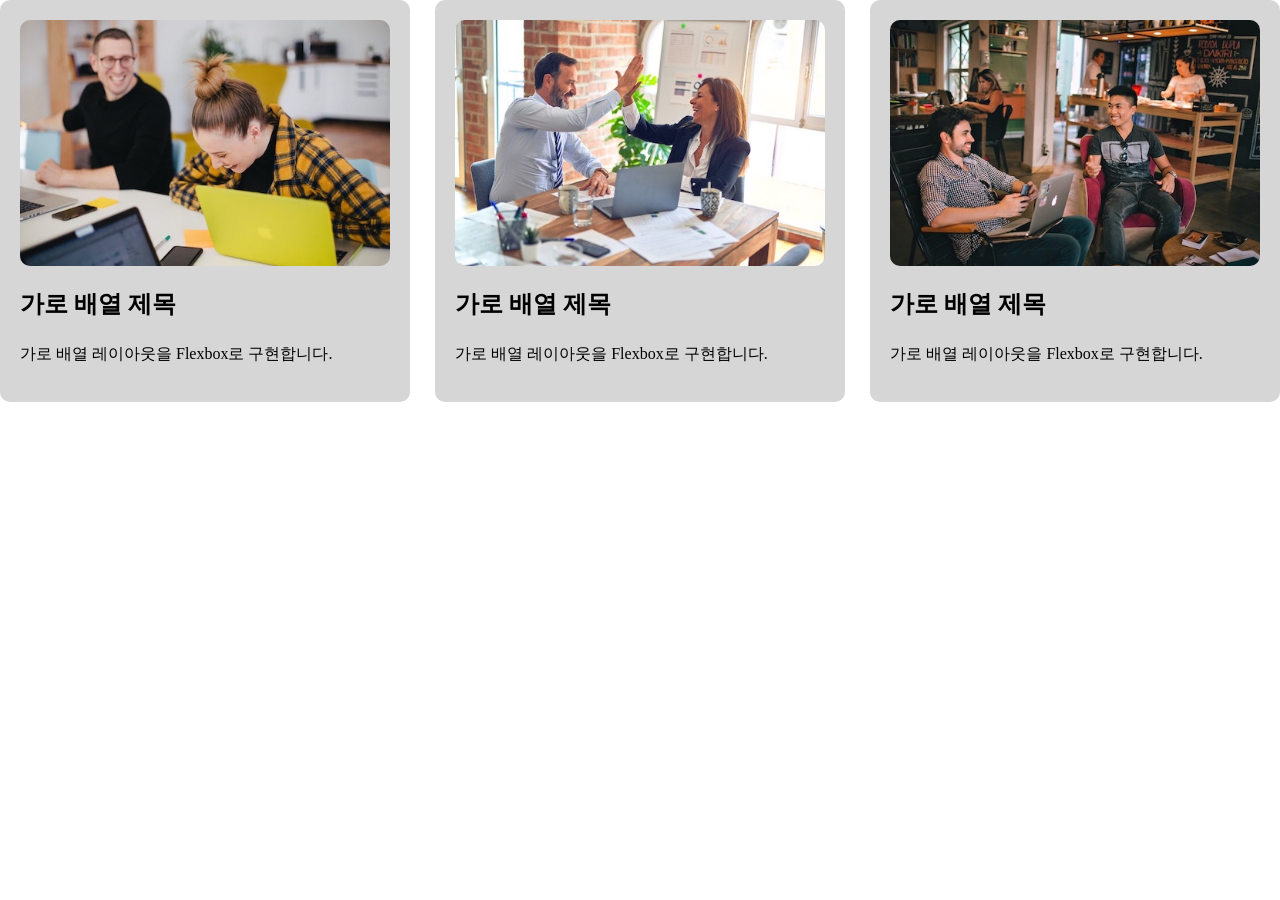
<file: 4-1/index.html>
<!DOCTYPE html>
<html lang="en">

<head>
  <meta charset="UTF-8">
  <meta name="viewport" content="width=device-width, initial-scale=1.0">
  <title>1행을 flexbox로 배치하기</title>
  <link rel="stylesheet" href="style.css">
  <link rel="stylesheet" href="../sanitize/sanitize.css">
</head>

<body>
  <div class="container">
    <div class="item">
      <img src="images/pic172_1.jpg" alt="대화하는 사진">
      <h2>가로 배열 제목</h2>
      <p>가로 배열 레이아웃을 Flexbox로 구현합니다.</p>
    </div>
    <div class="item">
      <img src="images/pic172_2.jpg" alt="하이파이브 하는 사진">
      <h2>가로 배열 제목</h2>
      <p>가로 배열 레이아웃을 Flexbox로 구현합니다.</p>
    </div>
    <div class="item">
      <img src="images/pic172_3.jpg" alt="담소 나누는 사진">
      <h2>가로 배열 제목</h2>
      <p>가로 배열 레이아웃을 Flexbox로 구현합니다.</p>
    </div>
    
  </div>
</body>

</html>
</file>
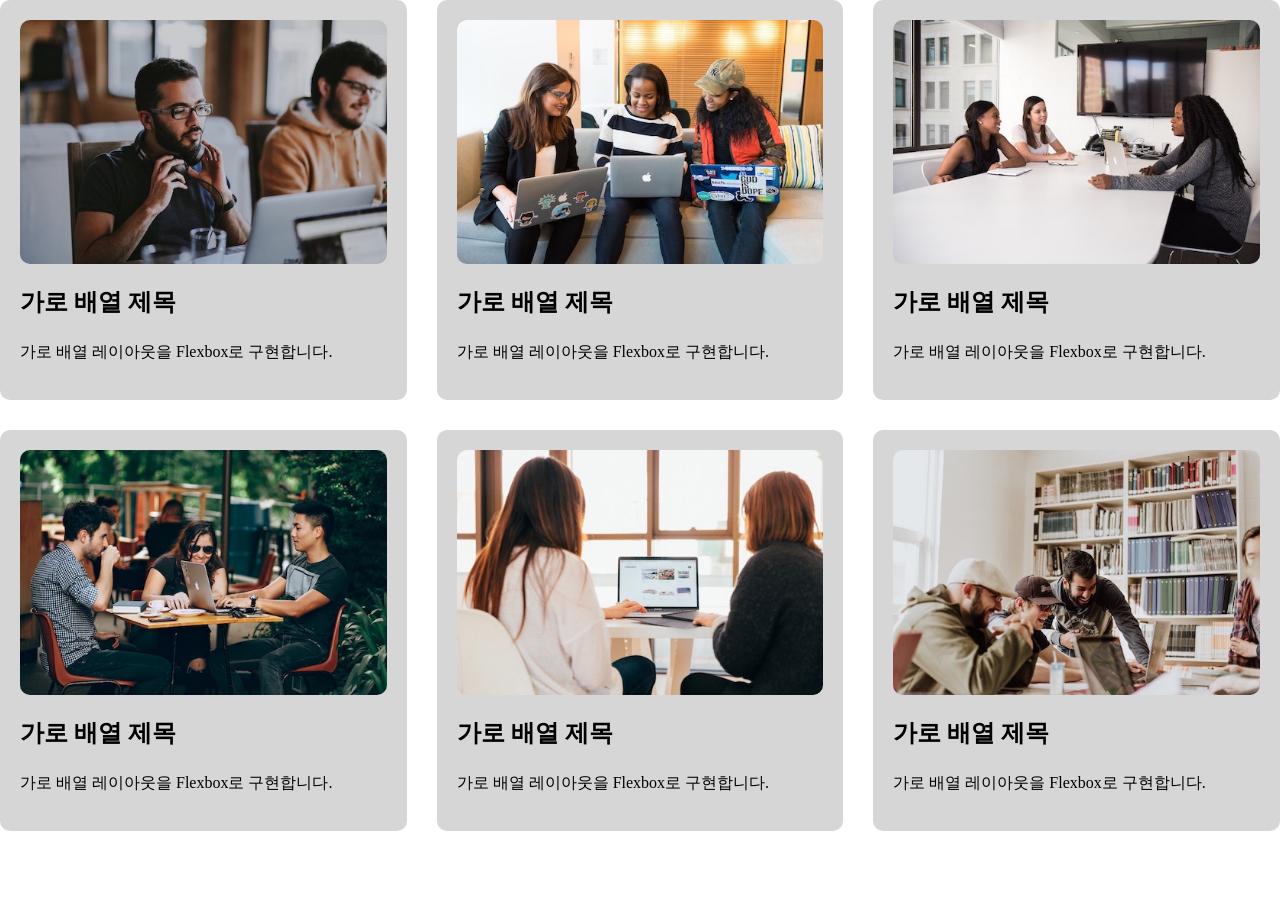
<file: 4-2/index.html>
<!DOCTYPE html>
<html lang="en">

<head>
  <meta charset="UTF-8">
  <meta name="viewport" content="width=device-width, initial-scale=1.0">
  <title>여러 행을 Flexbox로 배치하기</title>
  <link rel="stylesheet" href="style.css">
  <link rel="stylesheet" href="../sanitize/sanitize.css">
</head>

<body>
  <div class="container">
    <div class="item">
      <img src="images/pic175_1.jpg">
      <h2>가로 배열 제목</h2>
      <p>가로 배열 레이아웃을 Flexbox로 구현합니다.</p>
    </div>
    <div class="item">
      <img src="images/pic175_2.jpg">
      <h2>가로 배열 제목</h2>
      <p>가로 배열 레이아웃을 Flexbox로 구현합니다.</p>
    </div>
    <div class="item">
      <img src="images/pic175_3.jpg">
      <h2>가로 배열 제목</h2>
      <p>가로 배열 레이아웃을 Flexbox로 구현합니다.</p>
    </div>
    <div class="item">
      <img src="images/pic175_4.jpg">
      <h2>가로 배열 제목</h2>
      <p>가로 배열 레이아웃을 Flexbox로 구현합니다.</p>
    </div>
    <div class="item">
      <img src="images/pic175_5.jpg">
      <h2>가로 배열 제목</h2>
      <p>가로 배열 레이아웃을 Flexbox로 구현합니다.</p>
    </div>
    <div class="item">
      <img src="images/pic175_6.jpg">
      <h2>가로 배열 제목</h2>
      <p>가로 배열 레이아웃을 Flexbox로 구현합니다.</p>
    </div>
  </div>
</body>

</html>
</file>
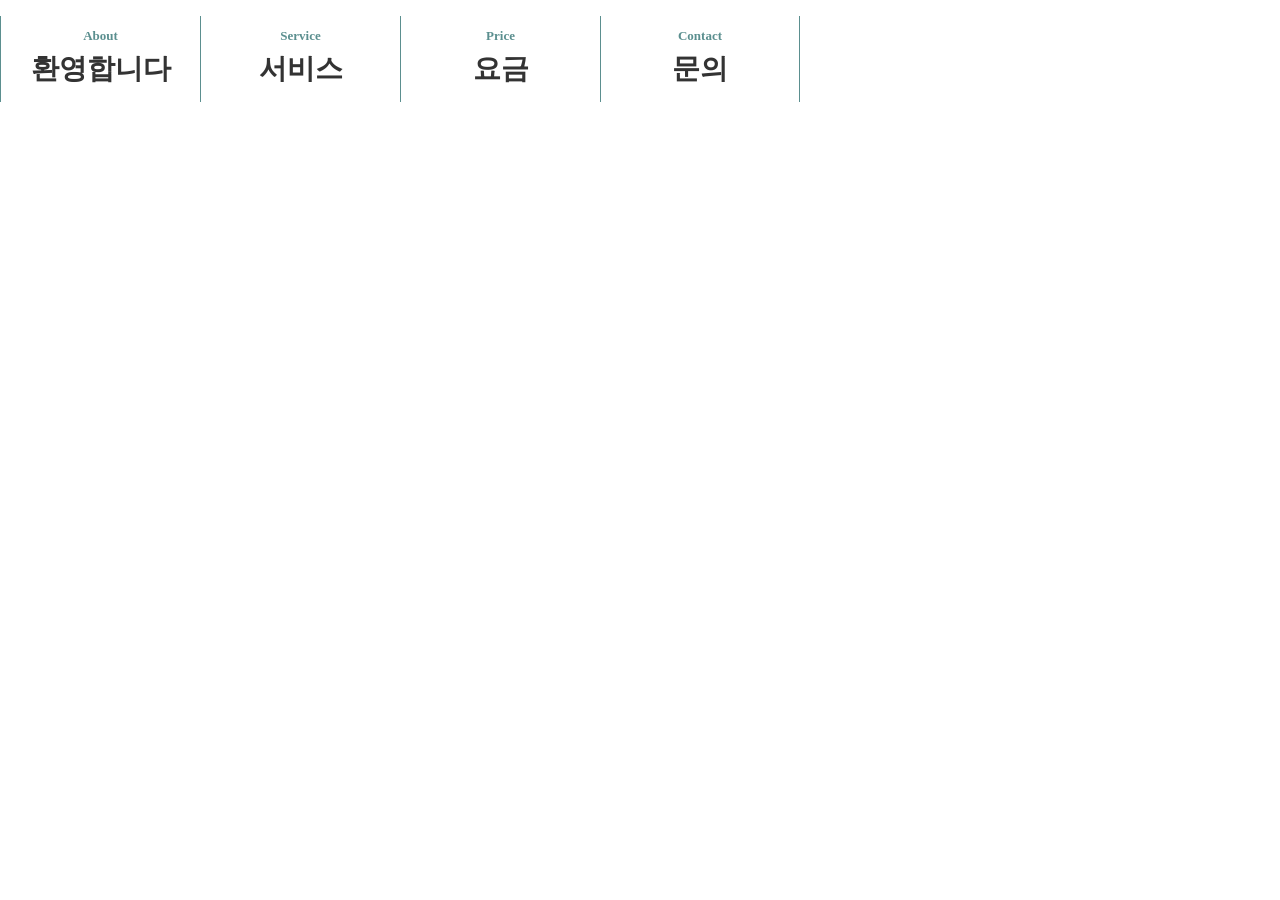
<file: 4-3/index.html>
<!DOCTYPE html>
<html lang="en">

<head>
  <meta charset="UTF-8">
  <meta name="viewport" content="width=device-width, initial-scale=1.0">
  <title>글로벌 내비게이션 바 배치하기</title>
  <link rel="stylesheet" href="style.css">
  <link rel="stylesheet" href="../sanitize/sanitize.css">
</head>

<body>
  <ul>
    <li><a href="#"><span>About</span>환영합니다</a></li>
    <li><a href="#"><span>Service</span>서비스</a></li>
    <li><a href="#"><span>Price</span>요금</a></li>
    <li><a href="#"><span>Contact</span>문의</a></li>
  </ul>
</body>

</html>
</file>
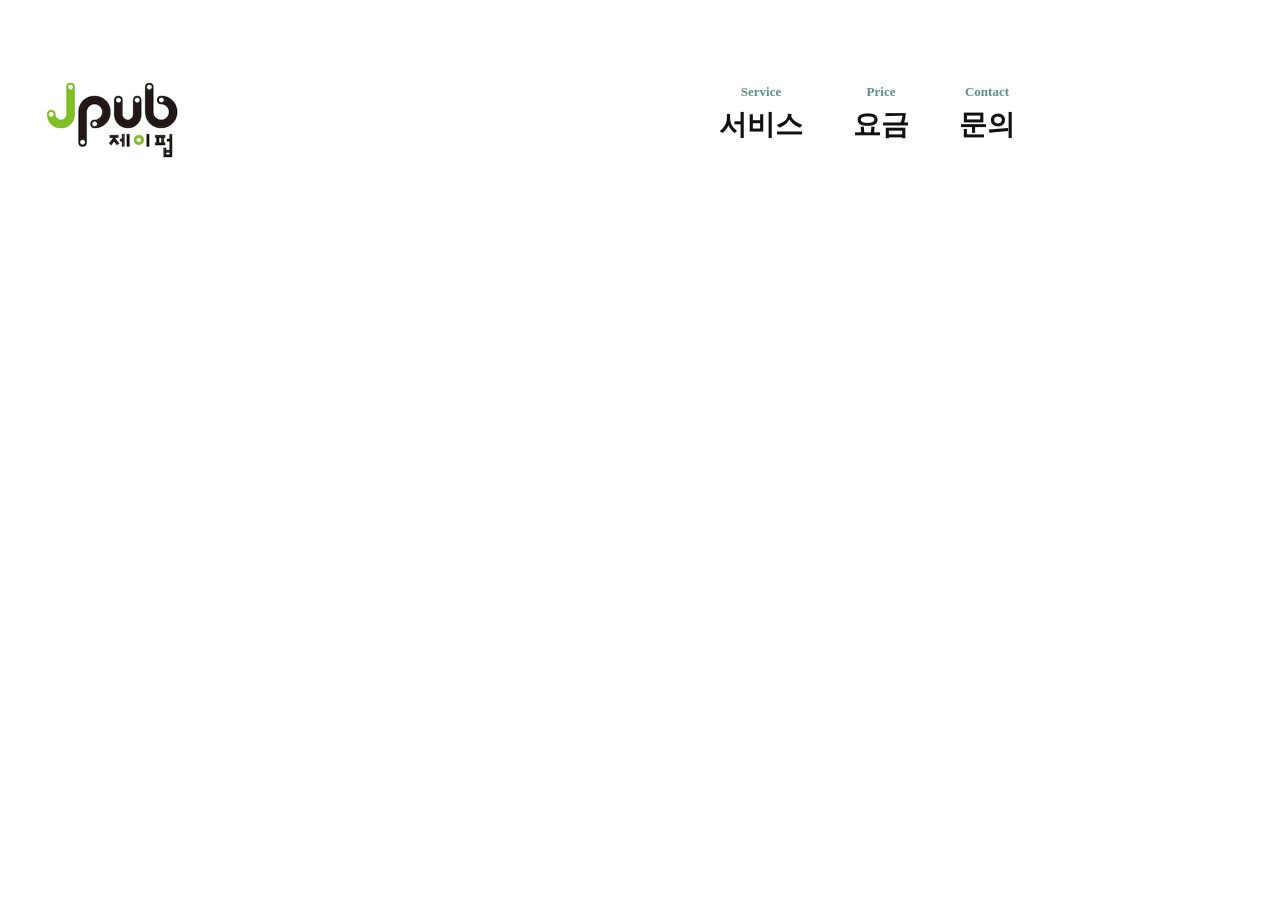
<file: 4-4/index.html>
<!DOCTYPE html>
<html lang="en">

<head>
  <meta charset="UTF-8">
  <meta name="viewport" content="width=device-width, initial-scale=1.0">
  <title>헤더 레이아웃 배치하기</title>
  <link rel="stylesheet" href="style.css">
  <link rel="stylesheet" href="../sanitize/sanitize.css">
</head>

<body style="margin: 15px;">
  <div class="container">
    <div class="logo"><img src="./img/logo.png" alt=""></div>
    <ul>
      <li><a href="#"><span>Service</span>서비스</a></li>
      <li><a href="#"><span>Price</span>요금</a></li>
      <li><a href="#"><span>Contact</span>문의</a></li>
    </ul>
  </div>
</body>

</html>
</file>
<file: 4-1/style.css>
.container {
  display: flex;
  justify-content: space-between;
}

.item {
  background-color: #d6d6d6;
  border-radius: 10px;
  width: 32%;
  padding: 20px;
}

img {
  width: 100%;
  border-radius: 10px;
}
</file>
<file: sanitize/sanitize.css>
/* Document
 * ========================================================================== */

/**
 * Add border box sizing in all browsers (opinionated).
 */

*,
::before,
::after {
  box-sizing: border-box;
}

/**
 * 1. Add text decoration inheritance in all browsers (opinionated).
 * 2. Add vertical alignment inheritance in all browsers (opinionated).
 */

::before,
::after {
  text-decoration: inherit; /* 1 */
  vertical-align: inherit; /* 2 */
}

/**
 * 1. Use the default cursor in all browsers (opinionated).
 * 2. Change the line height in all browsers (opinionated).
 * 3. Use a 4-space tab width in all browsers (opinionated).
 * 4. Remove the grey highlight on links in iOS (opinionated).
 * 5. Prevent adjustments of font size after orientation changes in
 *    IE on Windows Phone and in iOS.
 * 6. Breaks words to prevent overflow in all browsers (opinionated).
 */

html {
  cursor: default; /* 1 */
  line-height: 1.5; /* 2 */
  -moz-tab-size: 4; /* 3 */
  tab-size: 4; /* 3 */
  -webkit-tap-highlight-color: transparent /* 4 */;
  -ms-text-size-adjust: 100%; /* 5 */
  -webkit-text-size-adjust: 100%; /* 5 */
  word-break: break-word; /* 6 */
}

/* Sections
 * ========================================================================== */

/**
 * Remove the margin in all browsers (opinionated).
 */

body {
  margin: 0;
}

/**
 * Correct the font size and margin on `h1` elements within `section` and
 * `article` contexts in Chrome, Edge, Firefox, and Safari.
 */

h1 {
  font-size: 2em;
  margin: 0.67em 0;
}

/* Grouping content
 * ========================================================================== */

/**
 * Remove the margin on nested lists in Chrome, Edge, IE, and Safari.
 */

dl dl,
dl ol,
dl ul,
ol dl,
ul dl {
  margin: 0;
}

/**
 * Remove the margin on nested lists in Edge 18- and IE.
 */

ol ol,
ol ul,
ul ol,
ul ul {
  margin: 0;
}

/**
 * 1. Add the correct sizing in Firefox.
 * 2. Show the overflow in Edge 18- and IE.
 */

hr {
  height: 0; /* 1 */
  overflow: visible; /* 2 */
}

/**
 * Add the correct display in IE.
 */

main {
  display: block;
}

/**
 * Remove the list style on navigation lists in all browsers (opinionated).
 */

nav ol,
nav ul {
  list-style: none;
  padding: 0;
}

/**
 * 1. Correct the inheritance and scaling of font size in all browsers.
 * 2. Correct the odd `em` font sizing in all browsers.
 */

pre {
  font-family: monospace, monospace; /* 1 */
  font-size: 1em; /* 2 */
}

/* Text-level semantics
 * ========================================================================== */

/**
 * Remove the gray background on active links in IE 10.
 */

a {
  background-color: transparent;
}

/**
 * Add the correct text decoration in Edge 18-, IE, and Safari.
 */

abbr[title] {
  text-decoration: underline;
  text-decoration: underline dotted;
}

/**
 * Add the correct font weight in Chrome, Edge, and Safari.
 */

b,
strong {
  font-weight: bolder;
}

/**
 * 1. Correct the inheritance and scaling of font size in all browsers.
 * 2. Correct the odd `em` font sizing in all browsers.
 */

code,
kbd,
samp {
  font-family: monospace, monospace; /* 1 */
  font-size: 1em; /* 2 */
}

/**
 * Add the correct font size in all browsers.
 */

small {
  font-size: 80%;
}

/* Embedded content
 * ========================================================================== */

/*
 * Change the alignment on media elements in all browsers (opinionated).
 */

audio,
canvas,
iframe,
img,
svg,
video {
  vertical-align: middle;
}

/**
 * Add the correct display in IE 9-.
 */

audio,
video {
  display: inline-block;
}

/**
 * Add the correct display in iOS 4-7.
 */

audio:not([controls]) {
  display: none;
  height: 0;
}

/**
 * Remove the border on iframes in all browsers (opinionated).
 */

iframe {
  border-style: none;
}

/**
 * Remove the border on images within links in IE 10-.
 */

img {
  border-style: none;
}

/**
 * Change the fill color to match the text color in all browsers (opinionated).
 */

svg:not([fill]) {
  fill: currentColor;
}

/**
 * Hide the overflow in IE.
 */

svg:not(:root) {
  overflow: hidden;
}

/* Tabular data
 * ========================================================================== */

/**
 * Collapse border spacing in all browsers (opinionated).
 */

table {
  border-collapse: collapse;
}

/* Forms
 * ========================================================================== */

/**
 * Remove the margin on controls in Safari.
 */

button,
input,
select {
  margin: 0;
}

/**
 * 1. Show the overflow in IE.
 * 2. Remove the inheritance of text transform in Edge 18-, Firefox, and IE.
 */

button {
  overflow: visible; /* 1 */
  text-transform: none; /* 2 */
}

/**
 * Correct the inability to style buttons in iOS and Safari.
 */

button,
[type="button"],
[type="reset"],
[type="submit"] {
  -webkit-appearance: button;
}

/**
 * 1. Change the inconsistent appearance in all browsers (opinionated).
 * 2. Correct the padding in Firefox.
 */

fieldset {
  border: 1px solid #a0a0a0; /* 1 */
  padding: 0.35em 0.75em 0.625em; /* 2 */
}

/**
 * Show the overflow in Edge 18- and IE.
 */

input {
  overflow: visible;
}

/**
 * 1. Correct the text wrapping in Edge 18- and IE.
 * 2. Correct the color inheritance from `fieldset` elements in IE.
 */

legend {
  color: inherit; /* 2 */
  display: table; /* 1 */
  max-width: 100%; /* 1 */
  white-space: normal; /* 1 */
}

/**
 * 1. Add the correct display in Edge 18- and IE.
 * 2. Add the correct vertical alignment in Chrome, Edge, and Firefox.
 */

progress {
  display: inline-block; /* 1 */
  vertical-align: baseline; /* 2 */
}

/**
 * Remove the inheritance of text transform in Firefox.
 */

select {
  text-transform: none;
}

/**
 * 1. Remove the margin in Firefox and Safari.
 * 2. Remove the default vertical scrollbar in IE.
 * 3. Change the resize direction in all browsers (opinionated).
 */

textarea {
  margin: 0; /* 1 */
  overflow: auto; /* 2 */
  resize: vertical; /* 3 */
}

/**
 * Remove the padding in IE 10-.
 */

[type="checkbox"],
[type="radio"] {
  padding: 0;
}

/**
 * 1. Correct the odd appearance in Chrome, Edge, and Safari.
 * 2. Correct the outline style in Safari.
 */

[type="search"] {
  -webkit-appearance: textfield; /* 1 */
  outline-offset: -2px; /* 2 */
}

/**
 * Correct the cursor style of increment and decrement buttons in Safari.
 */

::-webkit-inner-spin-button,
::-webkit-outer-spin-button {
  height: auto;
}

/**
 * Correct the text style of placeholders in Chrome, Edge, and Safari.
 */

::-webkit-input-placeholder {
  color: inherit;
  opacity: 0.54;
}

/**
 * Remove the inner padding in Chrome, Edge, and Safari on macOS.
 */

::-webkit-search-decoration {
  -webkit-appearance: none;
}

/**
 * 1. Correct the inability to style upload buttons in iOS and Safari.
 * 2. Change font properties to `inherit` in Safari.
 */

::-webkit-file-upload-button {
  -webkit-appearance: button; /* 1 */
  font: inherit; /* 2 */
}

/**
 * Remove the inner border and padding of focus outlines in Firefox.
 */

::-moz-focus-inner {
  border-style: none;
  padding: 0;
}

/**
 * Restore the focus outline styles unset by the previous rule in Firefox.
 */

:-moz-focusring {
  outline: 1px dotted ButtonText;
}

/**
 * Remove the additional :invalid styles in Firefox.
 */

:-moz-ui-invalid {
  box-shadow: none;
}

/* Interactive
 * ========================================================================== */

/*
 * Add the correct display in Edge 18- and IE.
 */

details {
  display: block;
}

/*
 * Add the correct styles in Edge 18-, IE, and Safari.
 */

dialog {
  background-color: white;
  border: solid;
  color: black;
  display: block;
  height: -moz-fit-content;
  height: -webkit-fit-content;
  height: fit-content;
  left: 0;
  margin: auto;
  padding: 1em;
  position: absolute;
  right: 0;
  width: -moz-fit-content;
  width: -webkit-fit-content;
  width: fit-content;
}

dialog:not([open]) {
  display: none;
}

/*
 * Add the correct display in all browsers.
 */

summary {
  display: list-item;
}

/* Scripting
 * ========================================================================== */

/**
 * Add the correct display in IE 9-.
 */

canvas {
  display: inline-block;
}

/**
 * Add the correct display in IE.
 */

template {
  display: none;
}

/* User interaction
 * ========================================================================== */

/*
 * 1. Remove the tapping delay in IE 10.
 * 2. Remove the tapping delay on clickable elements
      in all browsers (opinionated).
 */

a,
area,
button,
input,
label,
select,
summary,
textarea,
[tabindex] {
  -ms-touch-action: manipulation; /* 1 */
  touch-action: manipulation; /* 2 */
}

/**
 * Add the correct display in IE 10-.
 */

[hidden] {
  display: none;
}

/* Accessibility
 * ========================================================================== */

/**
 * Change the cursor on busy elements in all browsers (opinionated).
 */

[aria-busy="true"] {
  cursor: progress;
}

/*
 * Change the cursor on control elements in all browsers (opinionated).
 */

[aria-controls] {
  cursor: pointer;
}

/*
 * Change the cursor on disabled, not-editable, or otherwise
 * inoperable elements in all browsers (opinionated).
 */

[aria-disabled="true"],
[disabled] {
  cursor: not-allowed;
}

/*
 * Change the display on visually hidden accessible elements
 * in all browsers (opinionated).
 */

[aria-hidden="false"][hidden] {
  display: initial;
}

[aria-hidden="false"][hidden]:not(:focus) {
  clip: rect(0, 0, 0, 0);
  position: absolute;
}
</file>
<file: 4-2/style.css>
/* .container {
  display: flex;
  flex-wrap: wrap;
} */

.container {
  display: flex;
  flex-wrap: wrap;
  gap: 30px;
}

.item {
  background-color: #d6d6d6;
  border-radius: 10px;
  width: calc((100% - (30px * 2)) / 3);
  padding: 20px;
}

/* .item {
  background-color: #d6d6d6;
  border-radius: 10px;
  width: 32%;
  padding: 20px;
} */

/* .item:not(:nth-child(3n + 3)) {
  margin-right: 2%;
} */

/* .item:nth-child(n + 4) {
  margin-top: 30px;
} */

img {
  width: 100%;
  border-radius: 10px;
}
</file>
<file: 4-3/style.css>
ul {
  display: flex;
  justify-content: space-between;
  padding-left: 0;
  list-style: none;
  width: 800px;
}

li {
  width: 25%;
  border-left: 1px solid #5b8f8f;
}

li:last-child {
  border-right: 1px solid #5b8f8f;
}

li a {
  display: flex;
  flex-direction: column;
  text-align: center;
  font-size: 28px;
  font-weight: 700;
  color: #333;
  text-decoration: none;
  line-height: 1.6;
  padding: 10px 0;
}

li a span {
  color: #5b8f8f;
  font-size: 13px;
}
</file>
<file: 4-4/style.css>
.container {
  display: flex;
  justify-content: space-between;
  align-items: center;
  width: 1000px;
}

.logo {
  width: 200px;
}

.logo img {
  display: block; /* 없어도 똑같던데 왜 굳이? */
  max-width: 100%;
  height: auto;
}

ul {
  list-style: none;
  display: flex;
  flex: 1;
  justify-content: flex-end;
}

li:not(:last-child){
  margin-right: 50px;
}

li a {
  display: flex;
  flex-direction: column;
  text-decoration: none;
  text-align: center;
  font-size: 28px;
  font-weight: 700;
  color: #111;
  line-height: 1.6;
}

li a span {
  color: #5b8f8f;
  font-size: 13px;
}
</file>
